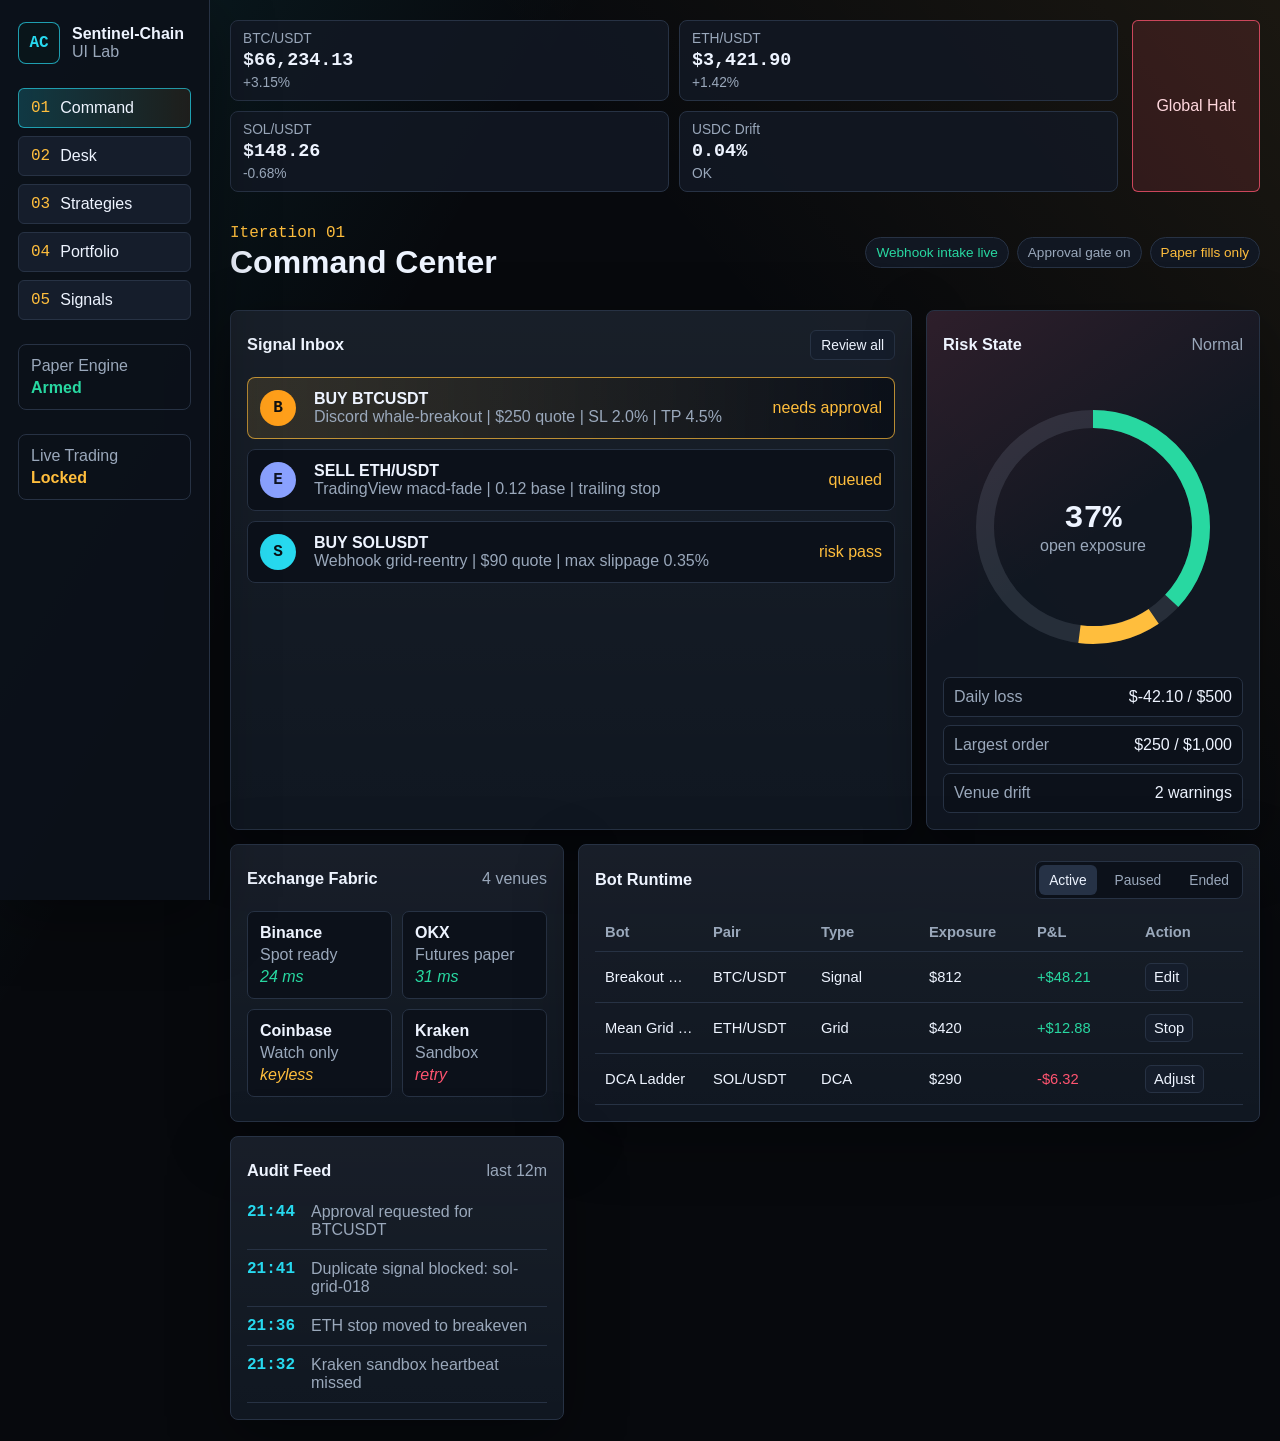
<file: ui-prototypes/index.html>
<!doctype html>
<html lang="en">
  <head>
    <meta charset="utf-8" />
    <meta name="viewport" content="width=device-width, initial-scale=1" />
    <title>Sentinel-Chain UI Prototype Gallery</title>
    <link rel="icon" href="data:," />
    <link rel="stylesheet" href="./styles.css" />
  </head>
  <body>
    <aside class="rail" aria-label="Prototype navigation">
      <div class="brand">
        <div class="brand-mark">AC</div>
        <div>
          <strong>Sentinel-Chain</strong>
          <span>UI Lab</span>
        </div>
      </div>

      <nav class="prototype-nav" aria-label="Prototype iterations">
        <button class="nav-item is-active" type="button" data-screen="command">
          <span>01</span> Command
        </button>
        <button class="nav-item" type="button" data-screen="desk">
          <span>02</span> Desk
        </button>
        <button class="nav-item" type="button" data-screen="copy">
          <span>03</span> Strategies
        </button>
        <button class="nav-item" type="button" data-screen="portfolio">
          <span>04</span> Portfolio
        </button>
        <button class="nav-item" type="button" data-screen="signals">
          <span>05</span> Signals
        </button>
      </nav>

      <div class="rail-status">
        <span>Paper Engine</span>
        <strong>Armed</strong>
      </div>
      <div class="rail-status muted">
        <span>Live Trading</span>
        <strong>Locked</strong>
      </div>
    </aside>

    <main class="workspace">
      <header class="topbar">
        <div class="market-strip" aria-label="Market strip">
          <div><span>BTC/USDT</span><strong>$66,234.13</strong><em class="up">+3.15%</em></div>
          <div><span>ETH/USDT</span><strong>$3,421.90</strong><em class="up">+1.42%</em></div>
          <div><span>SOL/USDT</span><strong>$148.26</strong><em class="down">-0.68%</em></div>
          <div><span>USDC Drift</span><strong>0.04%</strong><em class="flat">OK</em></div>
        </div>
        <button class="kill-switch" type="button">Global Halt</button>
      </header>

      <section class="screen is-active command-screen" id="screen-command" data-screen="command" aria-label="Command Center iteration">
        <div class="screen-head">
          <div>
            <p>Iteration 01</p>
            <h1>Command Center</h1>
          </div>
          <div class="mode-pills" aria-label="Execution mode">
            <span class="pill live">Webhook intake live</span>
            <span class="pill">Approval gate on</span>
            <span class="pill paper">Paper fills only</span>
          </div>
        </div>

        <div class="command-grid">
          <section class="panel span-2">
            <div class="panel-title">
              <h2>Signal Inbox</h2>
              <button type="button">Review all</button>
            </div>
            <div class="signal-list">
              <article class="signal-row priority">
                <div class="coin-dot btc">B</div>
                <div>
                  <strong>BUY BTCUSDT</strong>
                  <span>Discord whale-breakout | $250 quote | SL 2.0% | TP 4.5%</span>
                </div>
                <em>needs approval</em>
              </article>
              <article class="signal-row">
                <div class="coin-dot eth">E</div>
                <div>
                  <strong>SELL ETH/USDT</strong>
                  <span>TradingView macd-fade | 0.12 base | trailing stop</span>
                </div>
                <em>queued</em>
              </article>
              <article class="signal-row">
                <div class="coin-dot sol">S</div>
                <div>
                  <strong>BUY SOLUSDT</strong>
                  <span>Webhook grid-reentry | $90 quote | max slippage 0.35%</span>
                </div>
                <em>risk pass</em>
              </article>
            </div>
          </section>

          <section class="panel risk-panel">
            <div class="panel-title">
              <h2>Risk State</h2>
              <span class="status-good">Normal</span>
            </div>
            <div class="risk-meter">
              <canvas data-chart="ring" width="220" height="220" aria-label="Risk usage ring"></canvas>
              <div><strong>37%</strong><span>open exposure</span></div>
            </div>
            <dl class="metric-stack">
              <div><dt>Daily loss</dt><dd>$-42.10 / $500</dd></div>
              <div><dt>Largest order</dt><dd>$250 / $1,000</dd></div>
              <div><dt>Venue drift</dt><dd>2 warnings</dd></div>
            </dl>
          </section>

          <section class="panel exchange-map">
            <div class="panel-title">
              <h2>Exchange Fabric</h2>
              <span>4 venues</span>
            </div>
            <div class="venue-grid">
              <div><strong>Binance</strong><span>Spot ready</span><em class="up">24 ms</em></div>
              <div><strong>OKX</strong><span>Futures paper</span><em class="up">31 ms</em></div>
              <div><strong>Coinbase</strong><span>Watch only</span><em class="flat">keyless</em></div>
              <div><strong>Kraken</strong><span>Sandbox</span><em class="down">retry</em></div>
            </div>
          </section>

          <section class="panel span-2">
            <div class="panel-title">
              <h2>Bot Runtime</h2>
              <div class="segmented">
                <button class="is-selected" type="button">Active</button>
                <button type="button">Paused</button>
                <button type="button">Ended</button>
              </div>
            </div>
            <table class="dense-table">
              <thead><tr><th>Bot</th><th>Pair</th><th>Type</th><th>Exposure</th><th>P&L</th><th>Action</th></tr></thead>
              <tbody>
                <tr><td>Breakout Guard</td><td>BTC/USDT</td><td>Signal</td><td>$812</td><td class="up">+$48.21</td><td><button type="button">Edit</button></td></tr>
                <tr><td>Mean Grid 18</td><td>ETH/USDT</td><td>Grid</td><td>$420</td><td class="up">+$12.88</td><td><button type="button">Stop</button></td></tr>
                <tr><td>DCA Ladder</td><td>SOL/USDT</td><td>DCA</td><td>$290</td><td class="down">-$6.32</td><td><button type="button">Adjust</button></td></tr>
              </tbody>
            </table>
          </section>

          <section class="panel log-panel">
            <div class="panel-title">
              <h2>Audit Feed</h2>
              <span>last 12m</span>
            </div>
            <ol class="timeline">
              <li><strong>21:44</strong><span>Approval requested for BTCUSDT</span></li>
              <li><strong>21:41</strong><span>Duplicate signal blocked: sol-grid-018</span></li>
              <li><strong>21:36</strong><span>ETH stop moved to breakeven</span></li>
              <li><strong>21:32</strong><span>Kraken sandbox heartbeat missed</span></li>
            </ol>
          </section>
        </div>
      </section>

      <section class="screen desk-screen" id="screen-desk" data-screen="desk" aria-label="Trading Desk iteration">
        <div class="screen-head">
          <div>
            <p>Iteration 02</p>
            <h1>Trading Desk</h1>
          </div>
          <div class="pair-selector">
            <button type="button">BTC/USDT</button>
            <button type="button">15m</button>
            <button type="button">Paper</button>
          </div>
        </div>

        <div class="desk-grid">
          <section class="panel order-ticket">
            <div class="panel-title">
              <h2>Bot Order</h2>
              <span class="status-good">Risk pass</span>
            </div>
            <label>Strategy<select><option>Breakout Guard</option><option>DCA Ladder</option></select></label>
            <label>Side<select><option>Buy</option><option>Sell</option></select></label>
            <label>Quote amount<input value="$250.00" /></label>
            <label>Stop loss<input value="2.0%" /></label>
            <label>Take profit<input value="4.5%" /></label>
            <div class="ticket-actions">
              <button type="button">Queue</button>
              <button class="primary" type="button">Paper Buy</button>
            </div>
          </section>

          <section class="panel chart-panel">
            <div class="panel-title">
              <h2>BTC/USDT Perpetual Context</h2>
              <div class="mode-pills"><span class="pill">MA20</span><span class="pill">Volume</span><span class="pill">Brackets</span></div>
            </div>
            <canvas class="main-chart" data-chart="candles" width="920" height="480" aria-label="Candlestick chart"></canvas>
          </section>

          <section class="panel orderbook">
            <div class="panel-title">
              <h2>Order Book</h2>
              <span>0.1 tick</span>
            </div>
            <div class="book">
              <div class="ask" style="--depth: 78%"><span>66,242.8</span><strong>1.384</strong></div>
              <div class="ask" style="--depth: 52%"><span>66,239.1</span><strong>0.944</strong></div>
              <div class="ask" style="--depth: 31%"><span>66,236.0</span><strong>0.512</strong></div>
              <div class="mid">66,234.13</div>
              <div class="bid" style="--depth: 66%"><span>66,232.4</span><strong>2.114</strong></div>
              <div class="bid" style="--depth: 42%"><span>66,229.6</span><strong>1.233</strong></div>
              <div class="bid" style="--depth: 24%"><span>66,226.2</span><strong>0.622</strong></div>
            </div>
          </section>

          <section class="panel span-all">
            <div class="panel-title">
              <h2>Positions and Bots</h2>
              <div class="segmented"><button class="is-selected" type="button">Positions</button><button type="button">Open orders</button><button type="button">Bot logs</button></div>
            </div>
            <table class="dense-table">
              <thead><tr><th>Pair</th><th>Venue</th><th>Entry</th><th>Mark</th><th>Stop</th><th>Target</th><th>Unrealized</th></tr></thead>
              <tbody>
                <tr><td>BTC/USDT</td><td>OKX paper</td><td>64,930.20</td><td>66,234.13</td><td>63,631.60</td><td>67,852.50</td><td class="up">+$29.70</td></tr>
                <tr><td>ETH/USDT</td><td>Binance paper</td><td>3,408.44</td><td>3,421.90</td><td>3,340.27</td><td>3,562.80</td><td class="up">+$4.08</td></tr>
                <tr><td>SOL/USDT</td><td>Kraken sandbox</td><td>149.44</td><td>148.26</td><td>145.12</td><td>155.30</td><td class="down">-$2.31</td></tr>
              </tbody>
            </table>
          </section>
        </div>
      </section>

      <section class="screen copy-screen" id="screen-copy" data-screen="copy" aria-label="Strategy Marketplace iteration">
        <div class="screen-head">
          <div>
            <p>Iteration 03</p>
            <h1>Strategy Marketplace</h1>
          </div>
          <div class="mode-pills"><span class="pill live">Copy sandbox</span><span class="pill">Backtest required</span><span class="pill">No auto-live</span></div>
        </div>

        <div class="marketplace-grid">
          <section class="panel span-2 texture gold">
            <div class="banner-copy">
              <span>Discover</span>
              <h2>Copy proven crypto automations without giving up risk control.</h2>
              <p>Every imported strategy lands as paper-only until its limits, exchanges, and brackets are reviewed.</p>
            </div>
          </section>

          <article class="strategy-card">
            <div class="strategy-head"><strong>Tony_Bro</strong><span>Perpetual futures</span><button type="button">Copy</button></div>
            <canvas data-chart="spark" width="260" height="92" aria-label="Strategy equity sparkline"></canvas>
            <dl><div><dt>300D ROI</dt><dd class="up">+229.35%</dd></div><div><dt>Win rate</dt><dd>86.44%</dd></div><div><dt>Max DD</dt><dd>8.2%</dd></div></dl>
          </article>

          <article class="strategy-card">
            <div class="strategy-head"><strong>CRYPTOBOX</strong><span>Spot grid</span><button type="button">Copy</button></div>
            <canvas data-chart="spark" width="260" height="92" aria-label="Strategy equity sparkline"></canvas>
            <dl><div><dt>300D ROI</dt><dd class="up">+110.11%</dd></div><div><dt>Win rate</dt><dd>74.93%</dd></div><div><dt>Max DD</dt><dd>5.9%</dd></div></dl>
          </article>

          <article class="strategy-card">
            <div class="strategy-head"><strong>AlphaBot_Long</strong><span>Signal bot</span><button type="button">Copy</button></div>
            <canvas data-chart="spark" width="260" height="92" aria-label="Strategy equity sparkline"></canvas>
            <dl><div><dt>300D ROI</dt><dd class="up">+64.28%</dd></div><div><dt>Win rate</dt><dd>80.95%</dd></div><div><dt>Max DD</dt><dd>6.7%</dd></div></dl>
          </article>

          <section class="panel leaderboard">
            <div class="panel-title">
              <h2>Rank Filters</h2>
              <button type="button">Filter</button>
            </div>
            <div class="filter-grid">
              <button type="button">Spot only</button>
              <button type="button">Futures</button>
              <button type="button">Low drawdown</button>
              <button type="button">High liquidity</button>
            </div>
          </section>

          <section class="panel span-2">
            <div class="panel-title">
              <h2>Import Checklist</h2>
              <span>6 required checks</span>
            </div>
            <ol class="check-steps">
              <li class="done"><strong>Backtest window</strong><span>365 days loaded</span></li>
              <li class="done"><strong>Venue support</strong><span>Binance, OKX, Kraken mapped</span></li>
              <li><strong>Risk envelope</strong><span>Daily loss and exposure pending</span></li>
              <li><strong>Approval mode</strong><span>Operator must confirm first live trade</span></li>
            </ol>
          </section>
        </div>
      </section>

      <section class="screen portfolio-screen" id="screen-portfolio" data-screen="portfolio" aria-label="Portfolio Sentinel iteration">
        <div class="screen-head">
          <div>
            <p>Iteration 04</p>
            <h1>Portfolio Sentinel</h1>
          </div>
          <div class="pair-selector">
            <button type="button">All exchanges</button>
            <button type="button">24h</button>
            <button type="button">Export</button>
          </div>
        </div>

        <div class="portfolio-grid">
          <section class="panel asset-ring">
            <div class="panel-title">
              <h2>Allocation</h2>
              <span>$12,450 paper NAV</span>
            </div>
            <canvas data-chart="donut" width="340" height="300" aria-label="Portfolio allocation donut"></canvas>
          </section>

          <section class="panel span-2">
            <div class="panel-title">
              <h2>Equity Curve</h2>
              <div class="segmented"><button class="is-selected" type="button">1D</button><button type="button">1W</button><button type="button">1M</button><button type="button">YTD</button></div>
            </div>
            <canvas class="wide-chart" data-chart="equity" width="920" height="300" aria-label="Portfolio equity chart"></canvas>
          </section>

          <section class="panel">
            <div class="panel-title">
              <h2>Exposure Limits</h2>
              <span class="status-good">Within bounds</span>
            </div>
            <div class="limit-bars">
              <div><span>BTC</span><meter value="58" min="0" max="100"></meter><strong>58%</strong></div>
              <div><span>ETH</span><meter value="41" min="0" max="100"></meter><strong>41%</strong></div>
              <div><span>SOL</span><meter value="29" min="0" max="100"></meter><strong>29%</strong></div>
              <div><span>Other</span><meter value="18" min="0" max="100"></meter><strong>18%</strong></div>
            </div>
          </section>

          <section class="panel span-2">
            <div class="panel-title">
              <h2>Bracket Ledger</h2>
              <span>active exits</span>
            </div>
            <table class="dense-table">
              <thead><tr><th>Pair</th><th>Lots</th><th>Stop</th><th>TP1</th><th>TP2</th><th>Trailing</th><th>Status</th></tr></thead>
              <tbody>
                <tr><td>BTC/USDT</td><td>2</td><td>63,631.60</td><td>67,852.50</td><td>69,114.20</td><td>0.8%</td><td class="up">armed</td></tr>
                <tr><td>ETH/USDT</td><td>1</td><td>3,340.27</td><td>3,562.80</td><td>-</td><td>off</td><td class="up">armed</td></tr>
                <tr><td>SOL/USDT</td><td>3</td><td>145.12</td><td>155.30</td><td>158.20</td><td>1.1%</td><td class="flat">watch</td></tr>
              </tbody>
            </table>
          </section>

          <section class="panel">
            <div class="panel-title">
              <h2>Daily P&L</h2>
              <span>realized</span>
            </div>
            <div class="big-number up">+$64.85</div>
            <canvas data-chart="bars" width="320" height="160" aria-label="Daily P&L bars"></canvas>
          </section>
        </div>
      </section>

      <section class="screen signals-screen" id="screen-signals" data-screen="signals" aria-label="Signals and Integrations iteration">
        <div class="screen-head">
          <div>
            <p>Iteration 05</p>
            <h1>Signal Forge</h1>
          </div>
          <div class="mode-pills"><span class="pill live">Discord online</span><span class="pill live">TradingView webhooks</span><span class="pill">JWT required</span></div>
        </div>

        <div class="signals-grid">
          <section class="panel webhook-builder">
            <div class="panel-title">
              <h2>Alert Builder</h2>
              <span>strict parser</span>
            </div>
            <label>Channel<select><option>Discord #crypto-alerts</option><option>TradingView webhook</option><option>Custom API</option></select></label>
            <label>Signal text<textarea>BUY BTCUSDT $250 @ 66234 SL 2% TP 4.5%</textarea></label>
            <div class="parsed-signal">
              <span>symbol <strong>BTCUSDT</strong></span>
              <span>side <strong>BUY</strong></span>
              <span>quote <strong>$250</strong></span>
              <span>risk <strong>pass</strong></span>
            </div>
            <button class="primary" type="button">Send Paper Test</button>
          </section>

          <section class="panel span-2 texture blue">
            <div class="pipeline">
              <div><strong>Discord</strong><span>text alert</span></div>
              <i></i>
              <div><strong>Parser</strong><span>normalized signal</span></div>
              <i></i>
              <div><strong>Risk</strong><span>limits checked</span></div>
              <i></i>
              <div><strong>Approval</strong><span>operator gate</span></div>
              <i></i>
              <div><strong>Paper Fill</strong><span>audit stored</span></div>
            </div>
          </section>

          <section class="panel integrations">
            <div class="panel-title">
              <h2>Integrations</h2>
              <button type="button">Add</button>
            </div>
            <div class="integration-row"><strong>TradingView</strong><span>webhook authenticated</span><em class="up">healthy</em></div>
            <div class="integration-row"><strong>Discord</strong><span>slash commands ready</span><em class="up">healthy</em></div>
            <div class="integration-row"><strong>Binance</strong><span>read-only key</span><em class="flat">limited</em></div>
            <div class="integration-row"><strong>OKX</strong><span>paper adapter</span><em class="up">ready</em></div>
          </section>

          <section class="panel span-2">
            <div class="panel-title">
              <h2>Recent Webhook Payloads</h2>
              <span>redacted</span>
            </div>
            <pre class="payload-view">{
  "signal_id": "btc-breakout-001",
  "symbol": "BTCUSDT",
  "side": "buy",
  "quote_amount": "250",
  "price": "66234",
  "strategy_id": "breakout"
}</pre>
          </section>

          <section class="panel">
            <div class="panel-title">
              <h2>Security Gates</h2>
              <span class="status-good">enabled</span>
            </div>
            <ul class="gate-list">
              <li><strong>Replay window</strong><span>300 seconds</span></li>
              <li><strong>Signature</strong><span>HMAC required</span></li>
              <li><strong>Secrets</strong><span>never in alert body</span></li>
              <li><strong>Live mode</strong><span>manual unlock</span></li>
            </ul>
          </section>
        </div>
      </section>
    </main>

    <script src="./app.js"></script>
  </body>
</html>
</file>
<file: ui-prototypes/styles.css>
:root {
  color-scheme: dark;
  --bg: #07090d;
  --rail: #0d121b;
  --panel: #121823;
  --panel-2: #171e2b;
  --line: #273244;
  --line-strong: #40516a;
  --text: #eef4ff;
  --muted: #9aa8bb;
  --faint: #69778b;
  --green: #28d8a1;
  --red: #ff5470;
  --amber: #ffbe3d;
  --cyan: #27d9ef;
  --blue: #4387ff;
  --violet: #a678ff;
  --radius: 8px;
  --shadow: 0 18px 60px rgba(0, 0, 0, 0.34);
  font-family: "Bahnschrift", "Aptos", "Segoe UI", sans-serif;
}

* {
  box-sizing: border-box;
}

html,
body {
  min-height: 100%;
}

body {
  margin: 0;
  background:
    linear-gradient(120deg, rgba(39, 217, 239, 0.1), transparent 28%),
    linear-gradient(230deg, rgba(255, 190, 61, 0.08), transparent 32%),
    var(--bg);
  color: var(--text);
  letter-spacing: 0;
}

button,
input,
select,
textarea {
  font: inherit;
}

button {
  border: 1px solid var(--line);
  border-radius: 6px;
  background: #151d2b;
  color: var(--text);
  cursor: pointer;
  min-height: 34px;
}

button:hover,
button:focus-visible {
  border-color: var(--cyan);
  outline: none;
}

select,
input,
textarea {
  width: 100%;
  border: 1px solid var(--line);
  border-radius: 6px;
  background: #0c111a;
  color: var(--text);
  padding: 10px;
}

textarea {
  min-height: 112px;
  resize: vertical;
}

.rail {
  position: fixed;
  inset: 0 auto 0 0;
  width: 250px;
  background: rgba(12, 17, 26, 0.94);
  border-right: 1px solid var(--line);
  padding: 22px 18px;
  display: flex;
  flex-direction: column;
  gap: 24px;
  z-index: 10;
  box-shadow: var(--shadow);
}

.brand {
  display: flex;
  gap: 12px;
  align-items: center;
}

.brand-mark {
  width: 42px;
  height: 42px;
  border: 1px solid rgba(39, 217, 239, 0.7);
  border-radius: 8px;
  display: grid;
  place-items: center;
  background: #09151a;
  color: var(--cyan);
  font-family: "Cascadia Mono", Consolas, monospace;
  font-weight: 800;
}

.brand strong,
.brand span {
  display: block;
}

.brand span,
.rail-status span,
.panel-title span,
.pill,
dt,
.signal-row span,
.strategy-head span,
.check-steps span,
.gate-list span,
.integration-row span {
  color: var(--muted);
}

.prototype-nav {
  display: grid;
  gap: 8px;
}

.nav-item {
  display: flex;
  align-items: center;
  gap: 10px;
  justify-content: flex-start;
  padding: 10px 12px;
  text-align: left;
}

.nav-item span {
  color: var(--amber);
  font-family: "Cascadia Mono", Consolas, monospace;
}

.nav-item.is-active {
  background: linear-gradient(90deg, rgba(39, 217, 239, 0.2), rgba(255, 190, 61, 0.08));
  border-color: rgba(39, 217, 239, 0.65);
}

.rail-status {
  border: 1px solid var(--line);
  border-radius: 8px;
  padding: 12px;
  display: grid;
  gap: 4px;
}

.rail-status strong {
  color: var(--green);
}

.rail-status.muted strong {
  color: var(--amber);
}

.workspace {
  margin-left: 250px;
  min-height: 100vh;
  padding: 20px;
}

.topbar {
  display: flex;
  gap: 14px;
  align-items: stretch;
  margin-bottom: 18px;
}

.market-strip {
  flex: 1;
  display: grid;
  grid-template-columns: repeat(4, minmax(140px, 1fr));
  gap: 10px;
}

.market-strip div {
  min-height: 66px;
  border: 1px solid var(--line);
  border-radius: 8px;
  background: rgba(18, 24, 35, 0.86);
  padding: 10px 12px;
  display: grid;
  gap: 4px;
}

.market-strip span,
.market-strip em {
  color: var(--muted);
  font-style: normal;
  font-size: 0.86rem;
}

.market-strip strong,
.big-number {
  font-family: "Cascadia Mono", Consolas, monospace;
  font-size: 1.15rem;
}

.kill-switch {
  min-width: 128px;
  border-color: rgba(255, 84, 112, 0.75);
  background: rgba(255, 84, 112, 0.13);
  color: #ffd7de;
}

.screen {
  display: none;
}

.screen.is-active {
  display: block;
}

.screen-head {
  min-height: 84px;
  display: flex;
  justify-content: space-between;
  gap: 16px;
  align-items: center;
  margin-bottom: 16px;
}

.screen-head p {
  margin: 0 0 4px;
  color: var(--amber);
  font-family: "Cascadia Mono", Consolas, monospace;
}

h1,
h2,
p {
  margin: 0;
}

h1 {
  font-size: 2rem;
  line-height: 1.05;
}

h2 {
  font-size: 1.02rem;
  line-height: 1.2;
}

.mode-pills,
.pair-selector,
.segmented {
  display: flex;
  gap: 8px;
  flex-wrap: wrap;
  align-items: center;
}

.pill {
  border: 1px solid var(--line);
  border-radius: 999px;
  padding: 7px 10px;
  background: #111722;
  font-size: 0.85rem;
}

.pill.live,
.status-good,
.up {
  color: var(--green);
}

.pill.paper,
.flat {
  color: var(--amber);
}

.down {
  color: var(--red);
}

.panel,
.strategy-card {
  border: 1px solid var(--line);
  border-radius: var(--radius);
  background:
    linear-gradient(180deg, rgba(255, 255, 255, 0.035), transparent),
    rgba(18, 24, 35, 0.94);
  box-shadow: var(--shadow);
  padding: 16px;
  min-width: 0;
}

.panel-title {
  min-height: 36px;
  display: flex;
  justify-content: space-between;
  gap: 12px;
  align-items: center;
  margin-bottom: 14px;
}

.panel-title button,
.segmented button,
.pair-selector button,
.strategy-head button {
  padding: 6px 10px;
  min-height: 30px;
  font-size: 0.86rem;
}

.segmented {
  border: 1px solid var(--line);
  border-radius: 7px;
  padding: 3px;
  background: #0c111a;
}

.segmented button {
  border: 0;
  background: transparent;
  color: var(--muted);
}

.segmented .is-selected {
  background: #263246;
  color: var(--text);
}

.command-grid,
.desk-grid,
.marketplace-grid,
.portfolio-grid,
.signals-grid {
  display: grid;
  grid-template-columns: repeat(3, minmax(0, 1fr));
  gap: 14px;
}

.span-2 {
  grid-column: span 2;
}

.span-all {
  grid-column: 1 / -1;
}

.signal-list,
.timeline,
.check-steps,
.gate-list {
  display: grid;
  gap: 10px;
  margin: 0;
  padding: 0;
}

.signal-row {
  display: grid;
  grid-template-columns: 42px minmax(0, 1fr) auto;
  gap: 12px;
  align-items: center;
  border: 1px solid var(--line);
  border-radius: 8px;
  padding: 12px;
  background: #0c111a;
}

.signal-row.priority {
  border-color: rgba(255, 190, 61, 0.7);
  background: linear-gradient(90deg, rgba(255, 190, 61, 0.12), #0c111a);
}

.signal-row strong,
.signal-row span,
.strategy-head strong,
.strategy-head span {
  display: block;
}

.signal-row em {
  color: var(--amber);
  font-style: normal;
  white-space: nowrap;
}

.coin-dot {
  width: 36px;
  height: 36px;
  border-radius: 50%;
  display: grid;
  place-items: center;
  font-family: "Cascadia Mono", Consolas, monospace;
  font-weight: 800;
}

.btc {
  background: #ff9f1a;
  color: #111;
}

.eth {
  background: #8aa1ff;
  color: #101525;
}

.sol {
  background: #27d9ef;
  color: #091014;
}

.risk-panel {
  background:
    linear-gradient(145deg, rgba(255, 84, 112, 0.12), transparent 46%),
    rgba(18, 24, 35, 0.94);
}

.risk-meter {
  position: relative;
  display: grid;
  place-items: center;
  min-height: 214px;
}

.risk-meter > div {
  position: absolute;
  text-align: center;
}

.risk-meter strong {
  display: block;
  font-size: 2rem;
  font-family: "Cascadia Mono", Consolas, monospace;
}

.risk-meter span {
  color: var(--muted);
}

.metric-stack,
.strategy-card dl {
  display: grid;
  gap: 8px;
  margin: 0;
}

.metric-stack div,
.strategy-card dl div,
.integration-row,
.gate-list li,
.check-steps li {
  border: 1px solid var(--line);
  border-radius: 7px;
  padding: 10px;
  background: #0c111a;
}

.metric-stack div,
.strategy-card dl div,
.integration-row,
.gate-list li,
.check-steps li,
.limit-bars div {
  display: flex;
  justify-content: space-between;
  gap: 12px;
  align-items: center;
}

.venue-grid,
.filter-grid {
  display: grid;
  grid-template-columns: repeat(2, minmax(0, 1fr));
  gap: 10px;
}

.venue-grid div {
  border: 1px solid var(--line);
  border-radius: 7px;
  padding: 12px;
  background: #0c111a;
  display: grid;
  gap: 4px;
}

.venue-grid span {
  color: var(--muted);
}

.dense-table {
  width: 100%;
  border-collapse: collapse;
  table-layout: fixed;
  font-size: 0.92rem;
}

.dense-table th,
.dense-table td {
  border-bottom: 1px solid var(--line);
  padding: 11px 10px;
  text-align: left;
  vertical-align: middle;
  overflow: hidden;
  text-overflow: ellipsis;
  white-space: nowrap;
}

.dense-table th {
  color: var(--muted);
  font-weight: 600;
}

.dense-table td button {
  min-height: 28px;
  padding: 4px 8px;
}

.timeline {
  list-style: none;
}

.timeline li {
  display: grid;
  grid-template-columns: 54px 1fr;
  gap: 10px;
  border-bottom: 1px solid var(--line);
  padding-bottom: 10px;
}

.timeline strong {
  color: var(--cyan);
  font-family: "Cascadia Mono", Consolas, monospace;
}

.timeline span {
  color: var(--muted);
}

.desk-grid {
  grid-template-columns: 280px minmax(440px, 1fr) 270px;
}

.order-ticket,
.webhook-builder {
  display: grid;
  align-content: start;
  gap: 12px;
}

.order-ticket label,
.webhook-builder label {
  display: grid;
  gap: 6px;
  color: var(--muted);
}

.ticket-actions {
  display: grid;
  grid-template-columns: 1fr 1fr;
  gap: 10px;
}

.primary {
  border-color: rgba(39, 217, 239, 0.75);
  background: linear-gradient(90deg, rgba(39, 217, 239, 0.32), rgba(67, 135, 255, 0.3));
}

.main-chart,
.wide-chart,
canvas {
  width: 100%;
  max-width: 100%;
  display: block;
  border-radius: 6px;
}

.chart-panel {
  min-height: 552px;
}

.orderbook .book {
  display: grid;
  gap: 8px;
}

.book > div {
  position: relative;
  min-height: 36px;
  display: flex;
  justify-content: space-between;
  align-items: center;
  border: 1px solid var(--line);
  border-radius: 6px;
  padding: 0 10px;
  overflow: hidden;
  font-family: "Cascadia Mono", Consolas, monospace;
}

.book > div::before {
  content: "";
  position: absolute;
  inset: 0 auto 0 0;
  width: var(--depth, 0);
  opacity: 0.24;
}

.book .ask::before {
  background: var(--red);
}

.book .bid::before {
  background: var(--green);
}

.book .mid {
  border-color: rgba(255, 190, 61, 0.7);
  justify-content: center;
  color: var(--amber);
}

.texture {
  position: relative;
  overflow: hidden;
}

.texture::before {
  content: "";
  position: absolute;
  inset: 0;
  background: var(--texture) center / cover no-repeat;
  opacity: 0.34;
  filter: saturate(1.1);
}

.texture::after {
  content: "";
  position: absolute;
  inset: 0;
  background: linear-gradient(90deg, rgba(8, 10, 15, 0.95), rgba(8, 10, 15, 0.46));
}

.texture > * {
  position: relative;
  z-index: 1;
}

.texture.gold {
  --texture: url("./assets/gold-grid.jpg");
}

.texture.blue {
  --texture: url("./assets/data-hud.jpg");
}

.banner-copy {
  max-width: 620px;
  display: grid;
  gap: 10px;
  min-height: 185px;
  align-content: center;
}

.banner-copy span {
  color: var(--amber);
  font-family: "Cascadia Mono", Consolas, monospace;
}

.banner-copy h2 {
  font-size: 1.65rem;
  max-width: 560px;
}

.banner-copy p {
  color: var(--muted);
  max-width: 520px;
}

.strategy-card {
  min-height: 245px;
  display: grid;
  gap: 12px;
}

.strategy-head {
  display: grid;
  grid-template-columns: minmax(0, 1fr) auto;
  gap: 4px 10px;
  align-items: center;
}

.strategy-head button {
  grid-row: span 2;
}

.strategy-card dl {
  grid-template-columns: repeat(3, minmax(0, 1fr));
}

.strategy-card dl div {
  display: grid;
  gap: 3px;
  align-items: start;
}

.filter-grid button {
  min-height: 42px;
}

.check-steps {
  list-style: none;
}

.check-steps li.done {
  border-color: rgba(40, 216, 161, 0.45);
}

.portfolio-grid {
  grid-template-columns: 360px minmax(420px, 1fr) 300px;
}

.limit-bars {
  display: grid;
  gap: 12px;
}

meter {
  flex: 1;
  height: 10px;
}

meter::-webkit-meter-bar {
  background: #0c111a;
  border: 1px solid var(--line);
}

meter::-webkit-meter-optimum-value {
  background: linear-gradient(90deg, var(--cyan), var(--green));
}

.big-number {
  font-size: 2rem;
  margin: 8px 0 10px;
}

.signals-grid {
  grid-template-columns: 340px minmax(420px, 1fr) 330px;
}

.pipeline {
  min-height: 230px;
  display: grid;
  grid-template-columns: repeat(5, minmax(120px, 1fr));
  gap: 12px;
  align-items: center;
}

.pipeline div {
  min-height: 116px;
  border: 1px solid rgba(39, 217, 239, 0.42);
  border-radius: 8px;
  background: rgba(6, 10, 16, 0.72);
  display: grid;
  align-content: center;
  gap: 6px;
  padding: 14px;
}

.pipeline i {
  display: none;
}

.pipeline span {
  color: var(--muted);
}

.parsed-signal {
  display: grid;
  grid-template-columns: repeat(2, minmax(0, 1fr));
  gap: 8px;
}

.parsed-signal span {
  border: 1px solid var(--line);
  border-radius: 7px;
  padding: 9px;
  color: var(--muted);
  background: #0c111a;
}

.parsed-signal strong {
  display: block;
  color: var(--text);
}

.integrations {
  display: grid;
  align-content: start;
  gap: 10px;
}

.payload-view {
  margin: 0;
  min-height: 250px;
  border: 1px solid var(--line);
  border-radius: 8px;
  background: #090d14;
  color: #cae0ff;
  padding: 16px;
  overflow: auto;
  font-family: "Cascadia Mono", Consolas, monospace;
  line-height: 1.55;
}

.gate-list {
  list-style: none;
}

@media (max-width: 1280px) {
  .rail {
    width: 210px;
  }

  .workspace {
    margin-left: 210px;
  }

  .market-strip {
    grid-template-columns: repeat(2, minmax(150px, 1fr));
  }

  .desk-grid,
  .portfolio-grid,
  .signals-grid {
    grid-template-columns: 1fr 1fr;
  }

  .desk-grid .chart-panel,
  .signals-grid .texture {
    grid-column: span 2;
  }

  .orderbook,
  .asset-ring {
    grid-column: span 1;
  }
}

@media (max-width: 860px) {
  .rail {
    position: static;
    width: auto;
    min-height: auto;
  }

  .workspace {
    margin-left: 0;
    padding: 14px;
  }

  .topbar,
  .screen-head {
    flex-direction: column;
    align-items: stretch;
  }

  .market-strip,
  .command-grid,
  .desk-grid,
  .marketplace-grid,
  .portfolio-grid,
  .signals-grid {
    grid-template-columns: 1fr;
  }

  .span-2,
  .span-all,
  .desk-grid .chart-panel,
  .signals-grid .texture {
    grid-column: auto;
  }

  .pipeline {
    grid-template-columns: 1fr;
  }

  .dense-table {
    display: block;
    overflow-x: auto;
  }

  .signal-row {
    grid-template-columns: 38px minmax(0, 1fr);
  }

  .signal-row em {
    grid-column: 2;
  }
}
</file>
